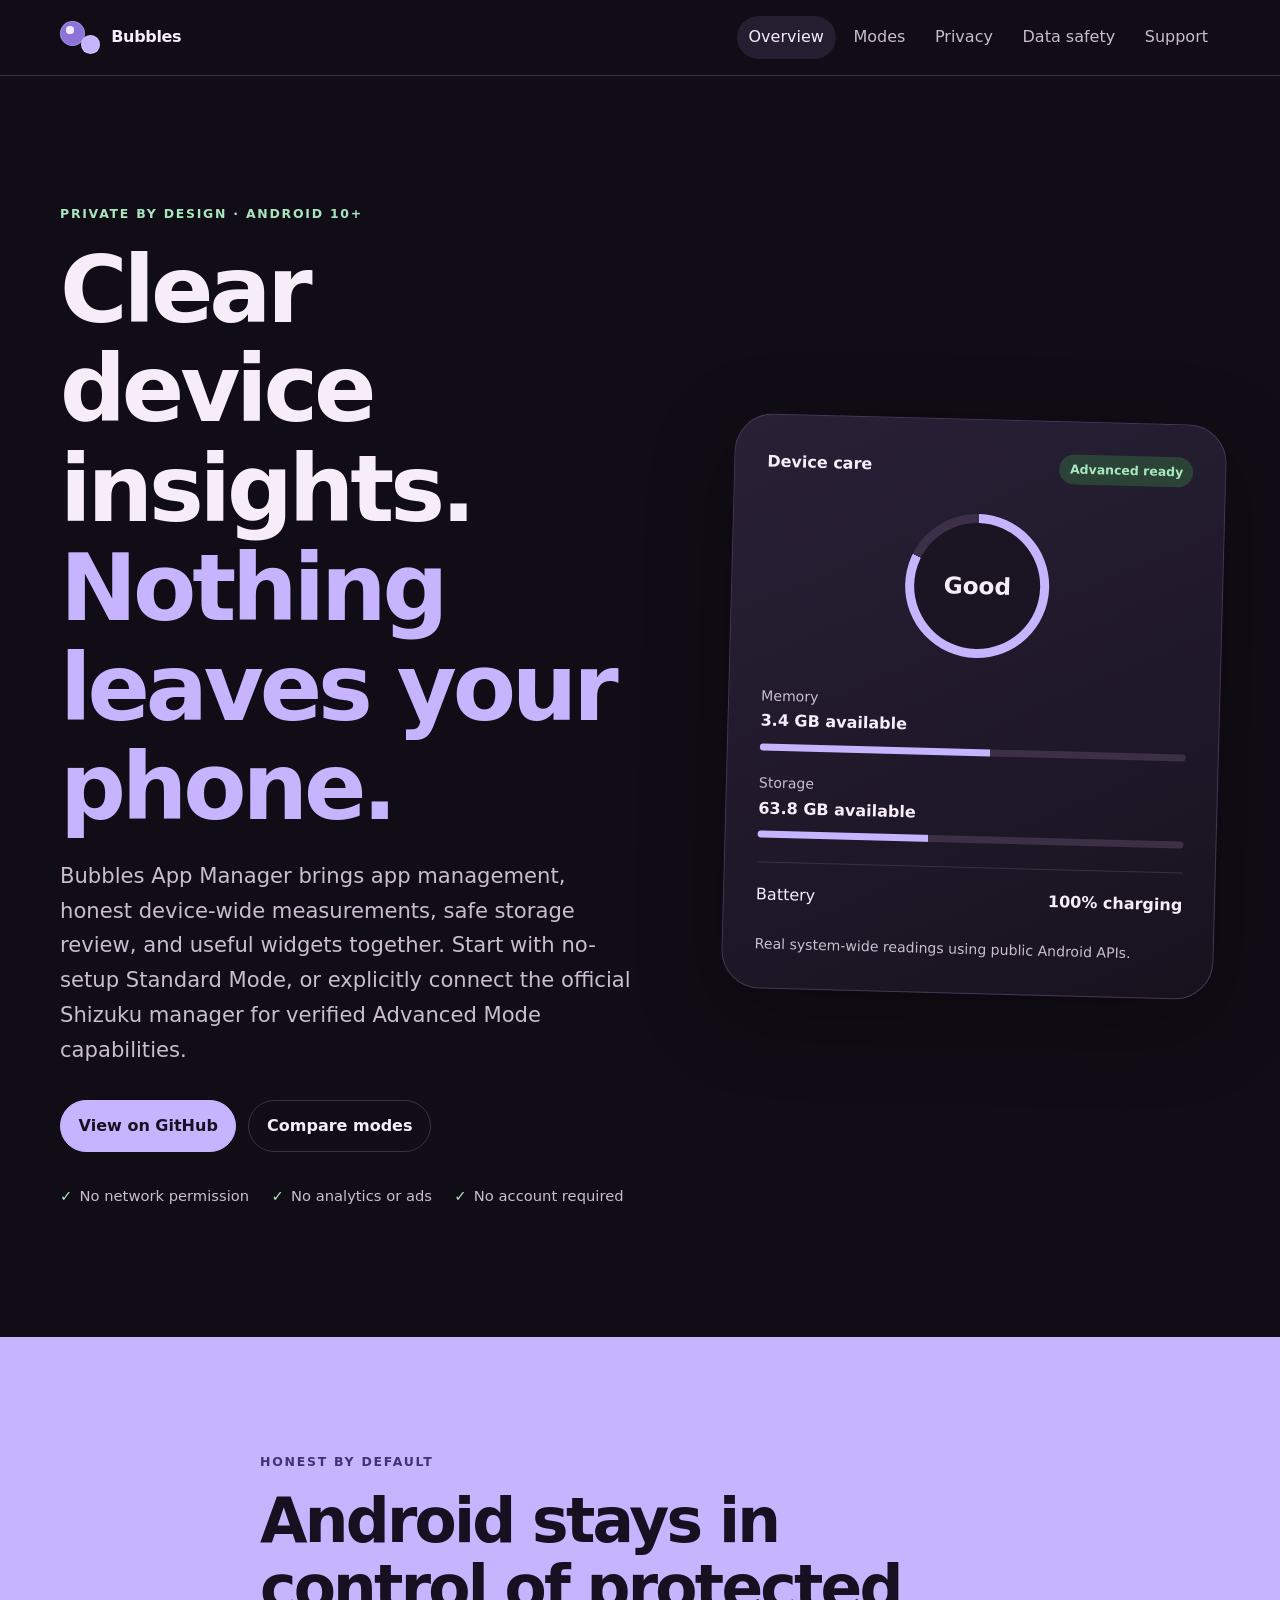
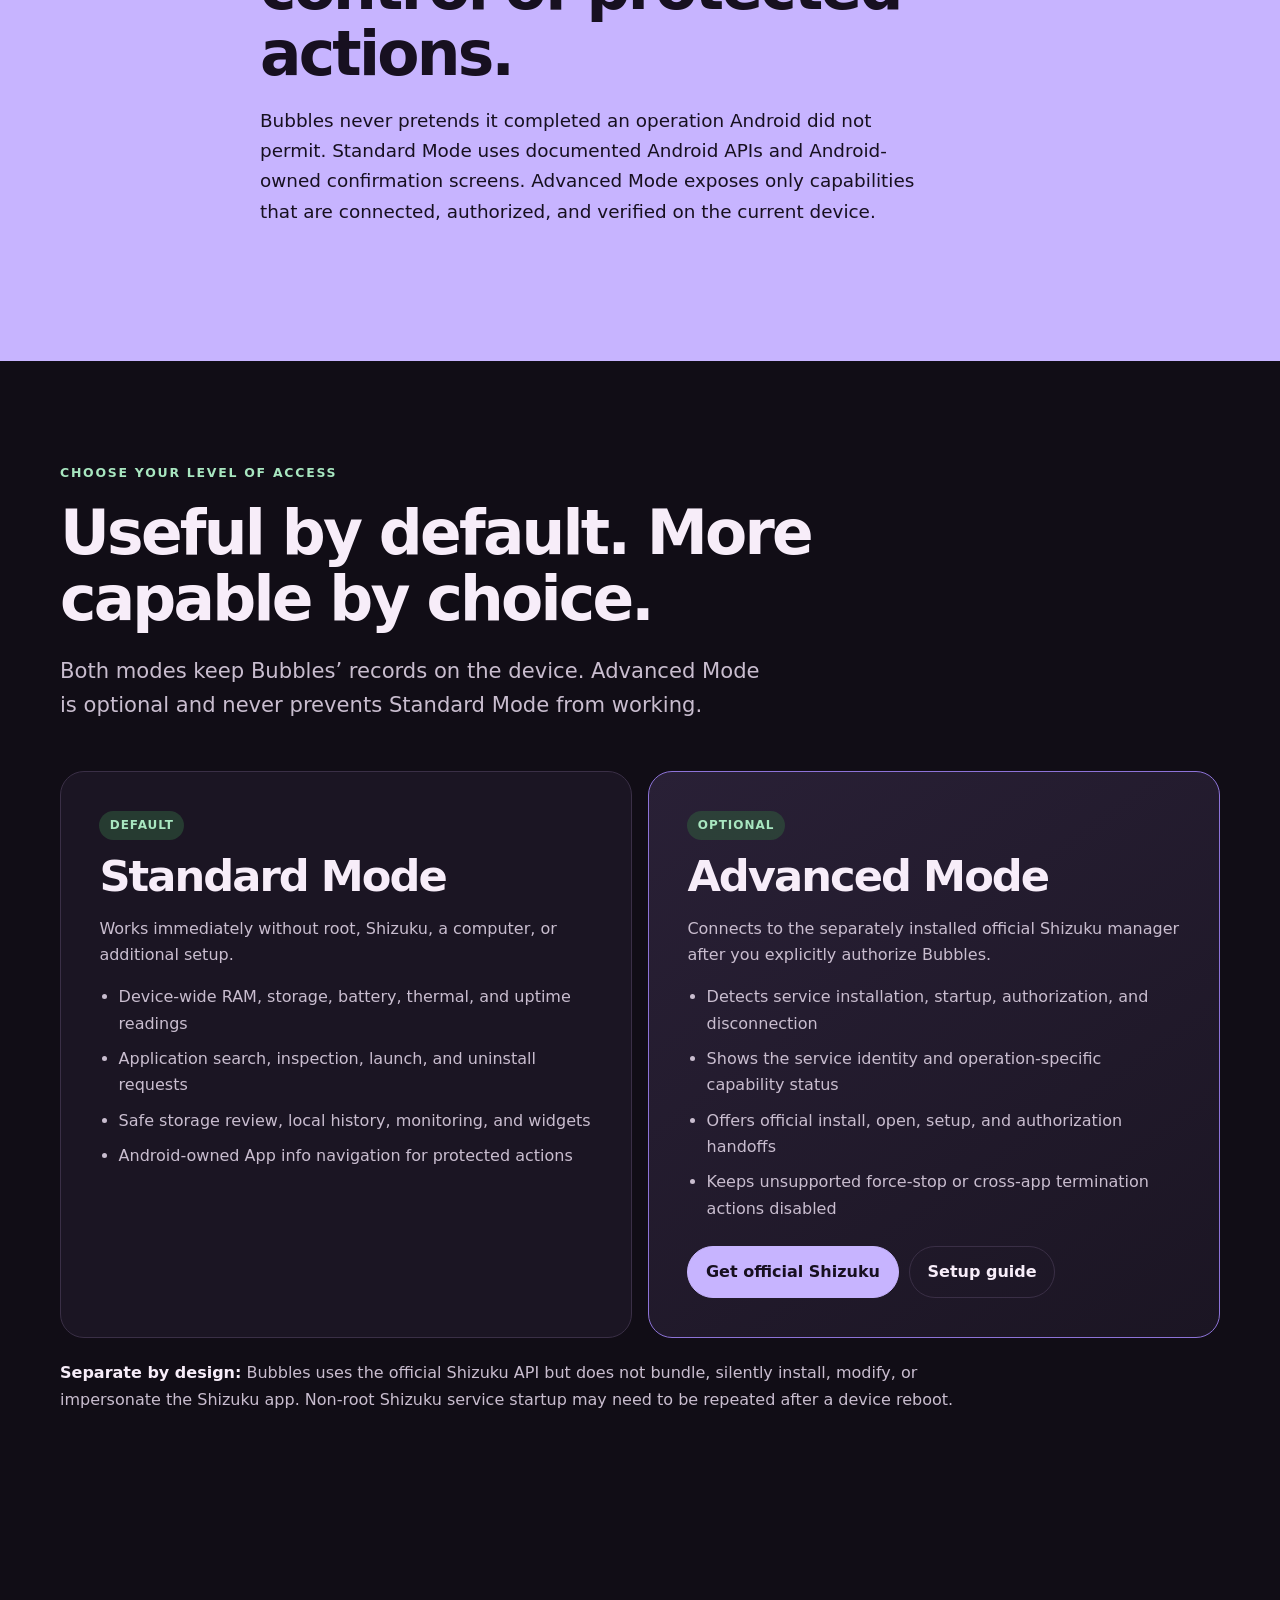
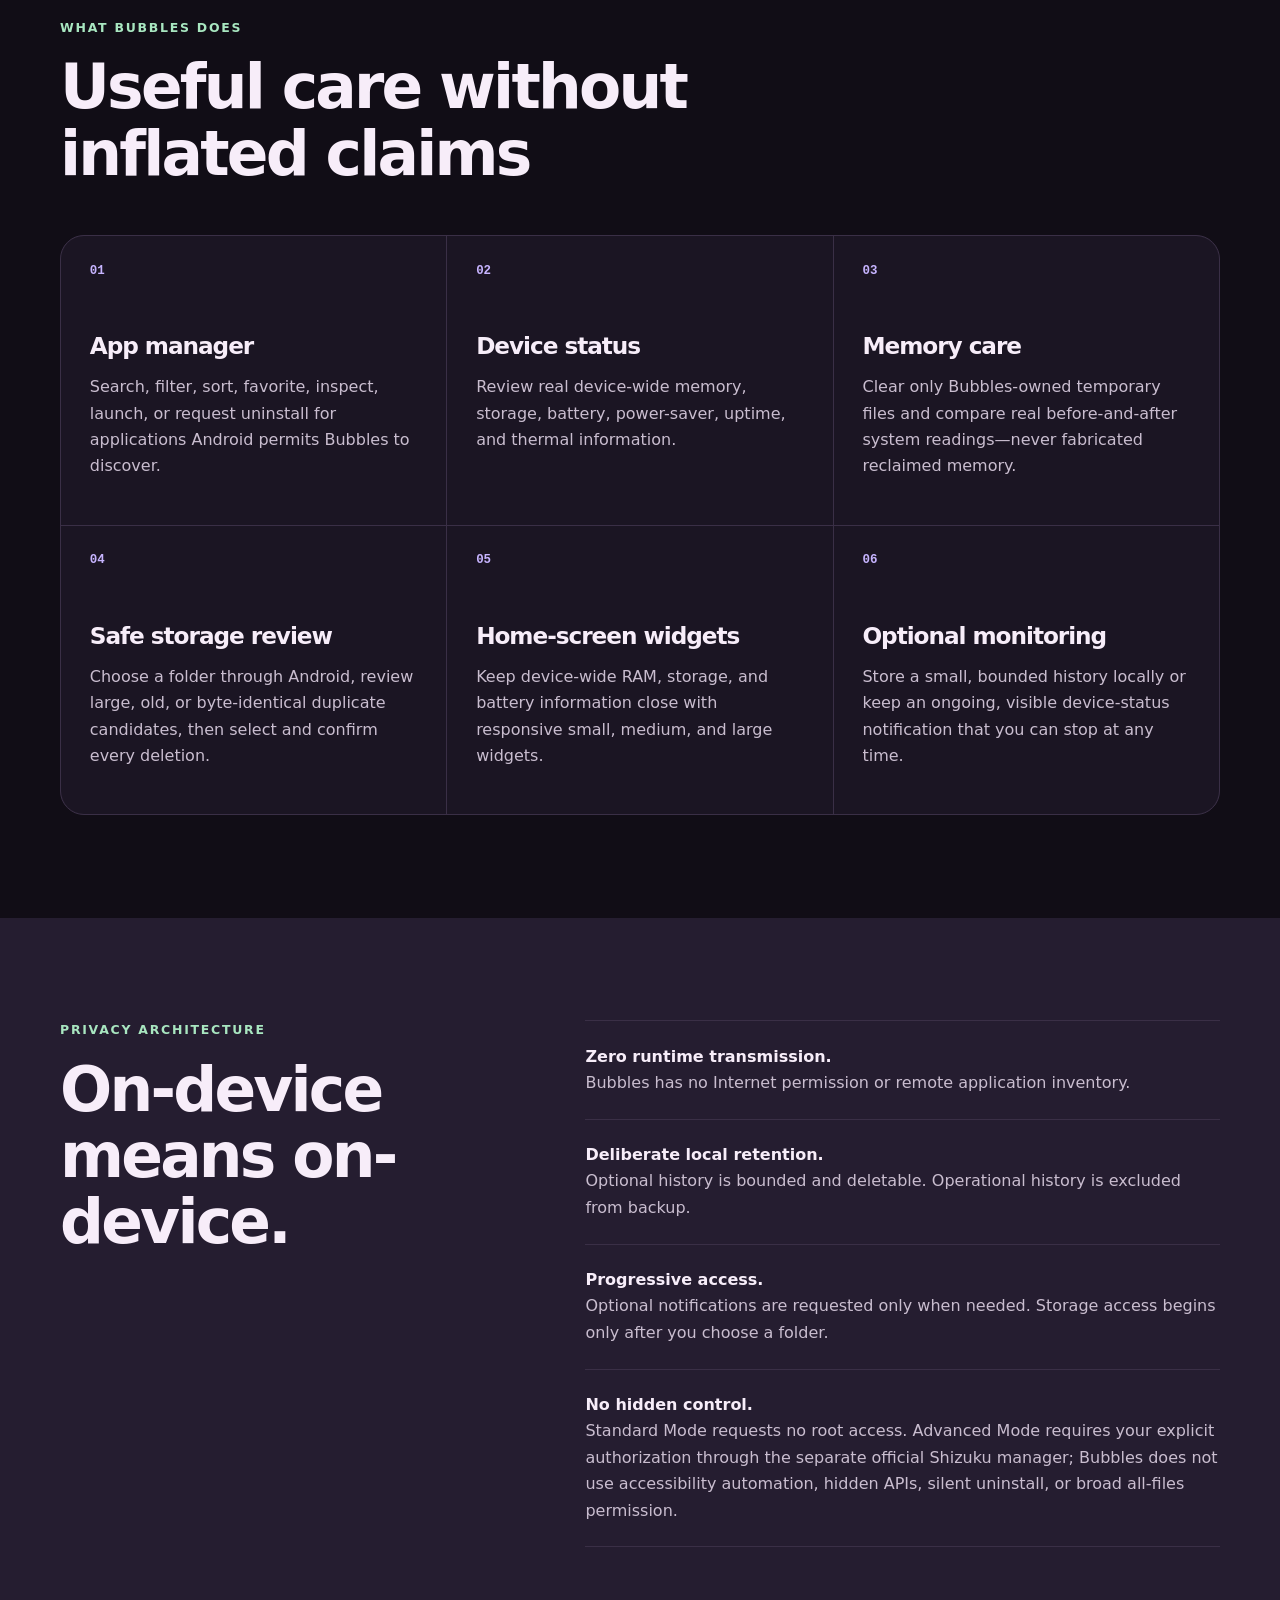
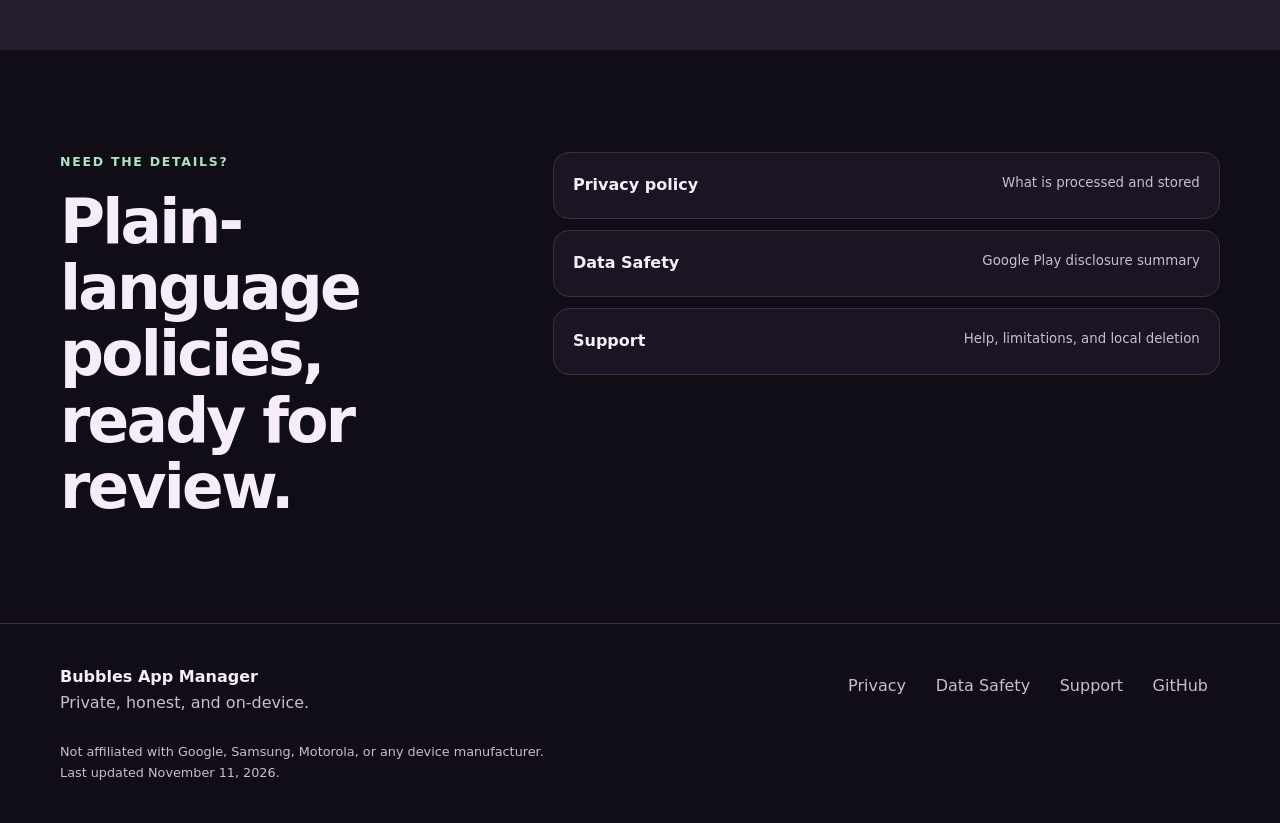
<file: index.html>
<!doctype html>
<html lang="en">
<head>
  <meta charset="utf-8">
  <meta name="viewport" content="width=device-width, initial-scale=1">
  <meta name="description" content="Bubbles App Manager is a private Android device-care dashboard with a no-setup Standard Mode and an optional Shizuku-powered Advanced Mode.">
  <meta name="theme-color" content="#15111d">
  <meta http-equiv="Content-Security-Policy" content="default-src 'self'; style-src 'self'; img-src 'self' data:; base-uri 'none'; form-action 'none'; frame-ancestors 'none'; upgrade-insecure-requests">
  <link rel="canonical" href="https://kernferm.github.io/BubblesAppManager/">
  <link rel="stylesheet" href="styles.css">
  <title>Bubbles App Manager</title>
</head>
<body>
  <a class="skip-link" href="#main">Skip to content</a>
  <header class="site-header">
    <a class="brand" href="./" aria-label="Bubbles App Manager home">
      <span class="brand-mark" aria-hidden="true"><i></i><i></i><i></i></span>
      <span>Bubbles</span>
    </a>
    <nav aria-label="Primary navigation">
      <a aria-current="page" href="./">Overview</a>
      <a href="#modes">Modes</a>
      <a href="privacy.html">Privacy</a>
      <a href="data-safety.html">Data safety</a>
      <a href="support.html">Support</a>
    </nav>
  </header>

  <main id="main">
    <section class="hero shell">
      <div class="hero-copy">
        <p class="eyebrow">Private by design &middot; Android 10+</p>
        <h1>Clear device insights.<br><span>Nothing leaves your phone.</span></h1>
        <p class="lede">Bubbles App Manager brings app management, honest device-wide measurements, safe storage review, and useful widgets together. Start with no-setup Standard Mode, or explicitly connect the official Shizuku manager for verified Advanced Mode capabilities.</p>
        <div class="hero-actions">
          <a class="button primary" href="https://github.com/KernFerm/BubblesAppManager">View on GitHub</a>
          <a class="button secondary" href="#modes">Compare modes</a>
        </div>
        <ul class="trust-list" aria-label="Privacy highlights">
          <li>No network permission</li>
          <li>No analytics or ads</li>
          <li>No account required</li>
        </ul>
      </div>
      <div class="device-card" aria-label="Illustration of Bubbles device status">
        <div class="device-top"><span>Device care</span><span class="status-dot">Advanced ready</span></div>
        <div class="score-orbit"><span>Good</span></div>
        <div class="metric"><span>Memory</span><strong>3.4 GB available</strong><i class="value-54"></i></div>
        <div class="metric"><span>Storage</span><strong>63.8 GB available</strong><i class="value-40"></i></div>
        <div class="metric-row"><span>Battery</span><strong>100% charging</strong></div>
        <p>Real system-wide readings using public Android APIs.</p>
      </div>
    </section>

    <section class="statement">
      <div class="shell narrow">
        <p class="eyebrow">Honest by default</p>
        <h2>Android stays in control of protected actions.</h2>
        <p>Bubbles never pretends it completed an operation Android did not permit. Standard Mode uses documented Android APIs and Android-owned confirmation screens. Advanced Mode exposes only capabilities that are connected, authorized, and verified on the current device.</p>
      </div>
    </section>

    <section class="shell section" id="modes" aria-labelledby="modes-title">
      <div class="section-heading">
        <p class="eyebrow">Choose your level of access</p>
        <h2 id="modes-title">Useful by default. More capable by choice.</h2>
        <p class="lede">Both modes keep Bubbles&rsquo; records on the device. Advanced Mode is optional and never prevents Standard Mode from working.</p>
      </div>
      <div class="mode-grid">
        <article class="mode-card">
          <span class="mode-label">Default</span>
          <h3>Standard Mode</h3>
          <p>Works immediately without root, Shizuku, a computer, or additional setup.</p>
          <ul>
            <li>Device-wide RAM, storage, battery, thermal, and uptime readings</li>
            <li>Application search, inspection, launch, and uninstall requests</li>
            <li>Safe storage review, local history, monitoring, and widgets</li>
            <li>Android-owned App info navigation for protected actions</li>
          </ul>
        </article>
        <article class="mode-card advanced">
          <span class="mode-label">Optional</span>
          <h3>Advanced Mode</h3>
          <p>Connects to the separately installed official Shizuku manager after you explicitly authorize Bubbles.</p>
          <ul>
            <li>Detects service installation, startup, authorization, and disconnection</li>
            <li>Shows the service identity and operation-specific capability status</li>
            <li>Offers official install, open, setup, and authorization handoffs</li>
            <li>Keeps unsupported force-stop or cross-app termination actions disabled</li>
          </ul>
          <div class="mode-actions">
            <a class="button primary" href="https://shizuku.rikka.app/download/">Get official Shizuku</a>
            <a class="button secondary" href="https://shizuku.rikka.app/guide/setup/">Setup guide</a>
          </div>
        </article>
      </div>
      <p class="mode-note"><strong>Separate by design:</strong> Bubbles uses the official Shizuku API but does not bundle, silently install, modify, or impersonate the Shizuku app. Non-root Shizuku service startup may need to be repeated after a device reboot.</p>
    </section>

    <section class="shell section" aria-labelledby="features-title">
      <div class="section-heading">
        <p class="eyebrow">What Bubbles does</p>
        <h2 id="features-title">Useful care without inflated claims</h2>
      </div>
      <div class="feature-grid">
        <article><span class="feature-number">01</span><h3>App manager</h3><p>Search, filter, sort, favorite, inspect, launch, or request uninstall for applications Android permits Bubbles to discover.</p></article>
        <article><span class="feature-number">02</span><h3>Device status</h3><p>Review real device-wide memory, storage, battery, power-saver, uptime, and thermal information.</p></article>
        <article><span class="feature-number">03</span><h3>Memory care</h3><p>Clear only Bubbles-owned temporary files and compare real before-and-after system readings&mdash;never fabricated reclaimed memory.</p></article>
        <article><span class="feature-number">04</span><h3>Safe storage review</h3><p>Choose a folder through Android, review large, old, or byte-identical duplicate candidates, then select and confirm every deletion.</p></article>
        <article><span class="feature-number">05</span><h3>Home-screen widgets</h3><p>Keep device-wide RAM, storage, and battery information close with responsive small, medium, and large widgets.</p></article>
        <article><span class="feature-number">06</span><h3>Optional monitoring</h3><p>Store a small, bounded history locally or keep an ongoing, visible device-status notification that you can stop at any time.</p></article>
      </div>
    </section>

    <section class="privacy-panel">
      <div class="shell privacy-grid">
        <div>
          <p class="eyebrow">Privacy architecture</p>
          <h2>On-device means on-device.</h2>
        </div>
        <div class="privacy-points">
          <p><strong>Zero runtime transmission.</strong> Bubbles has no Internet permission or remote application inventory.</p>
          <p><strong>Deliberate local retention.</strong> Optional history is bounded and deletable. Operational history is excluded from backup.</p>
          <p><strong>Progressive access.</strong> Optional notifications are requested only when needed. Storage access begins only after you choose a folder.</p>
          <p><strong>No hidden control.</strong> Standard Mode requests no root access. Advanced Mode requires your explicit authorization through the separate official Shizuku manager; Bubbles does not use accessibility automation, hidden APIs, silent uninstall, or broad all-files permission.</p>
        </div>
      </div>
    </section>

    <section class="shell section final-cta">
      <div>
        <p class="eyebrow">Need the details?</p>
        <h2>Plain-language policies, ready for review.</h2>
      </div>
      <div class="link-cards">
        <a href="privacy.html"><span>Privacy policy</span><small>What is processed and stored</small></a>
        <a href="data-safety.html"><span>Data Safety</span><small>Google Play disclosure summary</small></a>
        <a href="support.html"><span>Support</span><small>Help, limitations, and local deletion</small></a>
      </div>
    </section>
  </main>

  <footer>
    <div class="shell footer-grid">
      <p><strong>Bubbles App Manager</strong><br><span>Private, honest, and on-device.</span></p>
      <nav aria-label="Footer navigation"><a href="privacy.html">Privacy</a><a href="data-safety.html">Data Safety</a><a href="support.html">Support</a><a href="https://github.com/KernFerm/BubblesAppManager">GitHub</a></nav>
      <p class="fine-print">Not affiliated with Google, Samsung, Motorola, or any device manufacturer.<br>Last updated November 11, 2026.</p>
    </div>
  </footer>
</body>
</html>
</file>
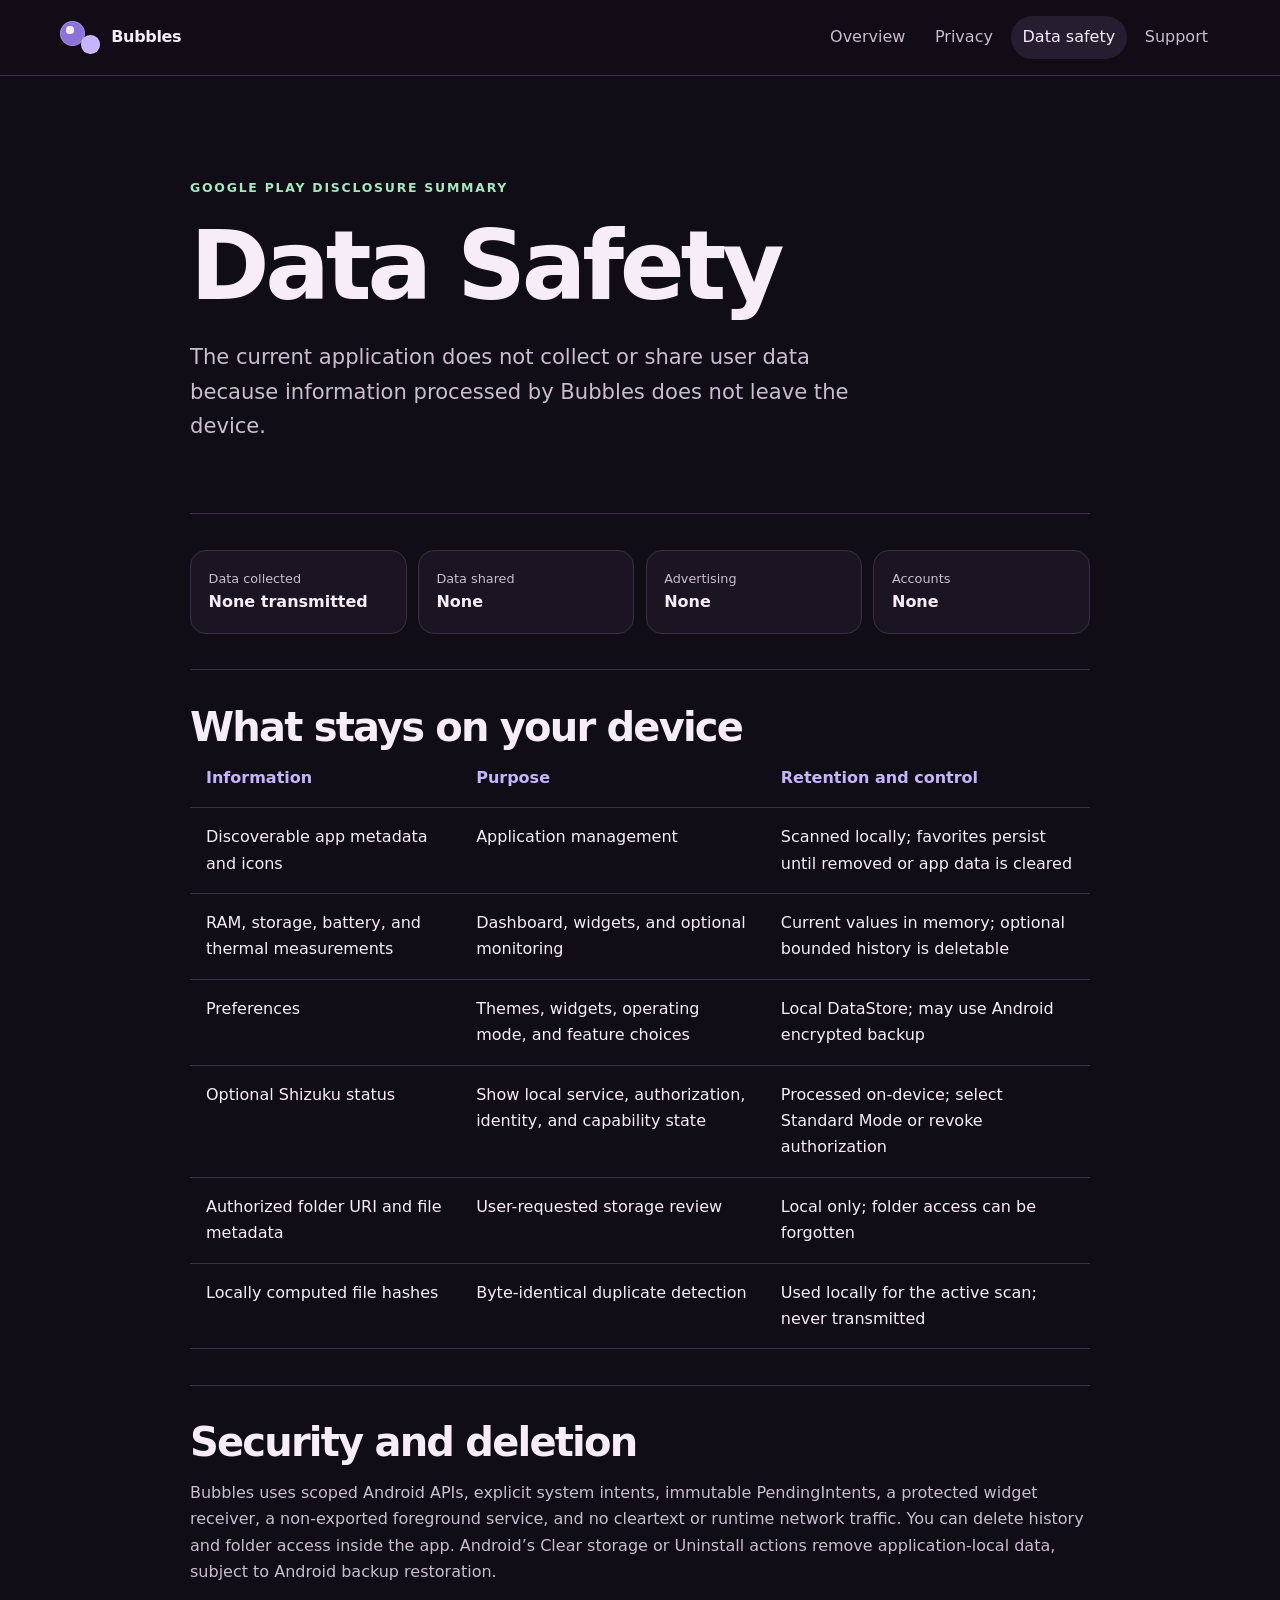
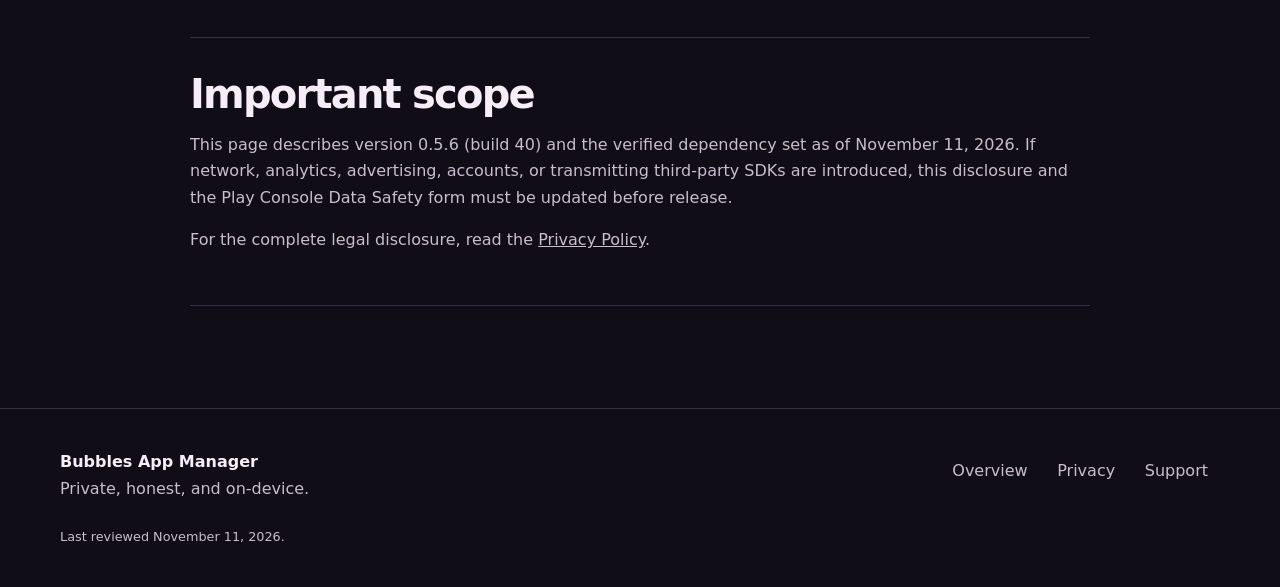
<file: data-safety.html>
<!doctype html>
<html lang="en">
<head>
  <meta charset="utf-8">
  <meta name="viewport" content="width=device-width, initial-scale=1">
  <meta name="description" content="Google Play Data Safety summary for Bubbles App Manager.">
  <meta name="theme-color" content="#15111d">
  <meta http-equiv="Content-Security-Policy" content="default-src 'self'; style-src 'self'; img-src 'self' data:; base-uri 'none'; form-action 'none'; frame-ancestors 'none'; upgrade-insecure-requests">
  <link rel="canonical" href="https://kernferm.github.io/BubblesAppManager/data-safety.html">
  <link rel="stylesheet" href="styles.css">
  <title>Data Safety · Bubbles App Manager</title>
</head>
<body>
  <a class="skip-link" href="#main">Skip to content</a>
  <header class="site-header"><a class="brand" href="./" aria-label="Bubbles App Manager home"><span class="brand-mark" aria-hidden="true"><i></i><i></i><i></i></span><span>Bubbles</span></a><nav aria-label="Primary navigation"><a href="./">Overview</a><a href="privacy.html">Privacy</a><a aria-current="page" href="data-safety.html">Data safety</a><a href="support.html">Support</a></nav></header>
  <main id="main" class="policy shell">
    <header class="policy-hero"><p class="eyebrow">Google Play disclosure summary</p><h1>Data Safety</h1><p class="lede">The current application does not collect or share user data because information processed by Bubbles does not leave the device.</p></header>

    <section class="safety-summary" aria-label="Data Safety summary"><div><span>Data collected</span><strong>None transmitted</strong></div><div><span>Data shared</span><strong>None</strong></div><div><span>Advertising</span><strong>None</strong></div><div><span>Accounts</span><strong>None</strong></div></section>

    <section><h2>What stays on your device</h2><div class="table-wrap"><table><thead><tr><th>Information</th><th>Purpose</th><th>Retention and control</th></tr></thead><tbody><tr><td>Discoverable app metadata and icons</td><td>Application management</td><td>Scanned locally; favorites persist until removed or app data is cleared</td></tr><tr><td>RAM, storage, battery, and thermal measurements</td><td>Dashboard, widgets, and optional monitoring</td><td>Current values in memory; optional bounded history is deletable</td></tr><tr><td>Preferences</td><td>Themes, widgets, operating mode, and feature choices</td><td>Local DataStore; may use Android encrypted backup</td></tr><tr><td>Optional Shizuku status</td><td>Show local service, authorization, identity, and capability state</td><td>Processed on-device; select Standard Mode or revoke authorization</td></tr><tr><td>Authorized folder URI and file metadata</td><td>User-requested storage review</td><td>Local only; folder access can be forgotten</td></tr><tr><td>Locally computed file hashes</td><td>Byte-identical duplicate detection</td><td>Used locally for the active scan; never transmitted</td></tr></tbody></table></div></section>

    <section><h2>Security and deletion</h2><p>Bubbles uses scoped Android APIs, explicit system intents, immutable PendingIntents, a protected widget receiver, a non-exported foreground service, and no cleartext or runtime network traffic. You can delete history and folder access inside the app. Android’s Clear storage or Uninstall actions remove application-local data, subject to Android backup restoration.</p></section>

    <section><h2>Important scope</h2><p>This page describes version 0.5.6 (build 40) and the verified dependency set as of November 11, 2026. If network, analytics, advertising, accounts, or transmitting third-party SDKs are introduced, this disclosure and the Play Console Data Safety form must be updated before release.</p><p>For the complete legal disclosure, read the <a href="privacy.html">Privacy Policy</a>.</p></section>
  </main>
  <footer><div class="shell footer-grid"><p><strong>Bubbles App Manager</strong><br><span>Private, honest, and on-device.</span></p><nav aria-label="Footer navigation"><a href="./">Overview</a><a href="privacy.html">Privacy</a><a href="support.html">Support</a></nav><p class="fine-print">Last reviewed November 11, 2026.</p></div></footer>
</body>
</html>
</file>
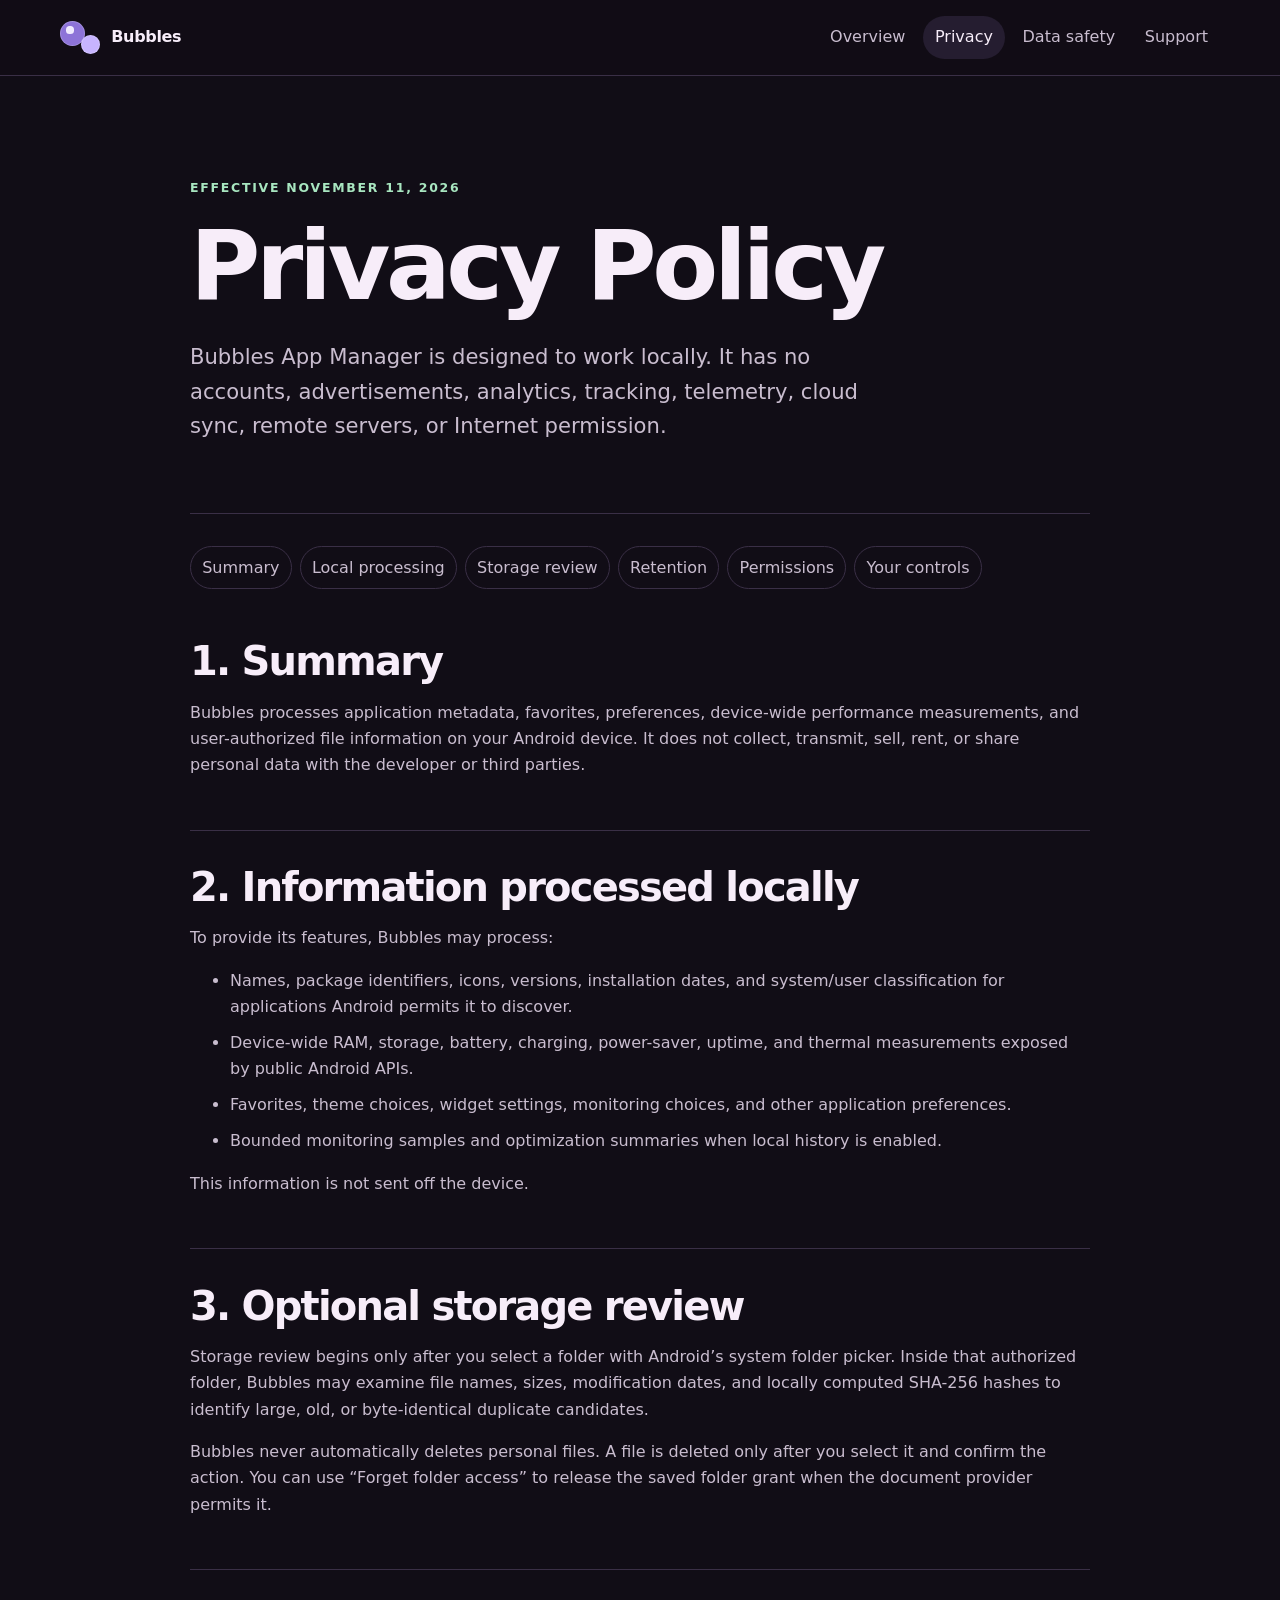
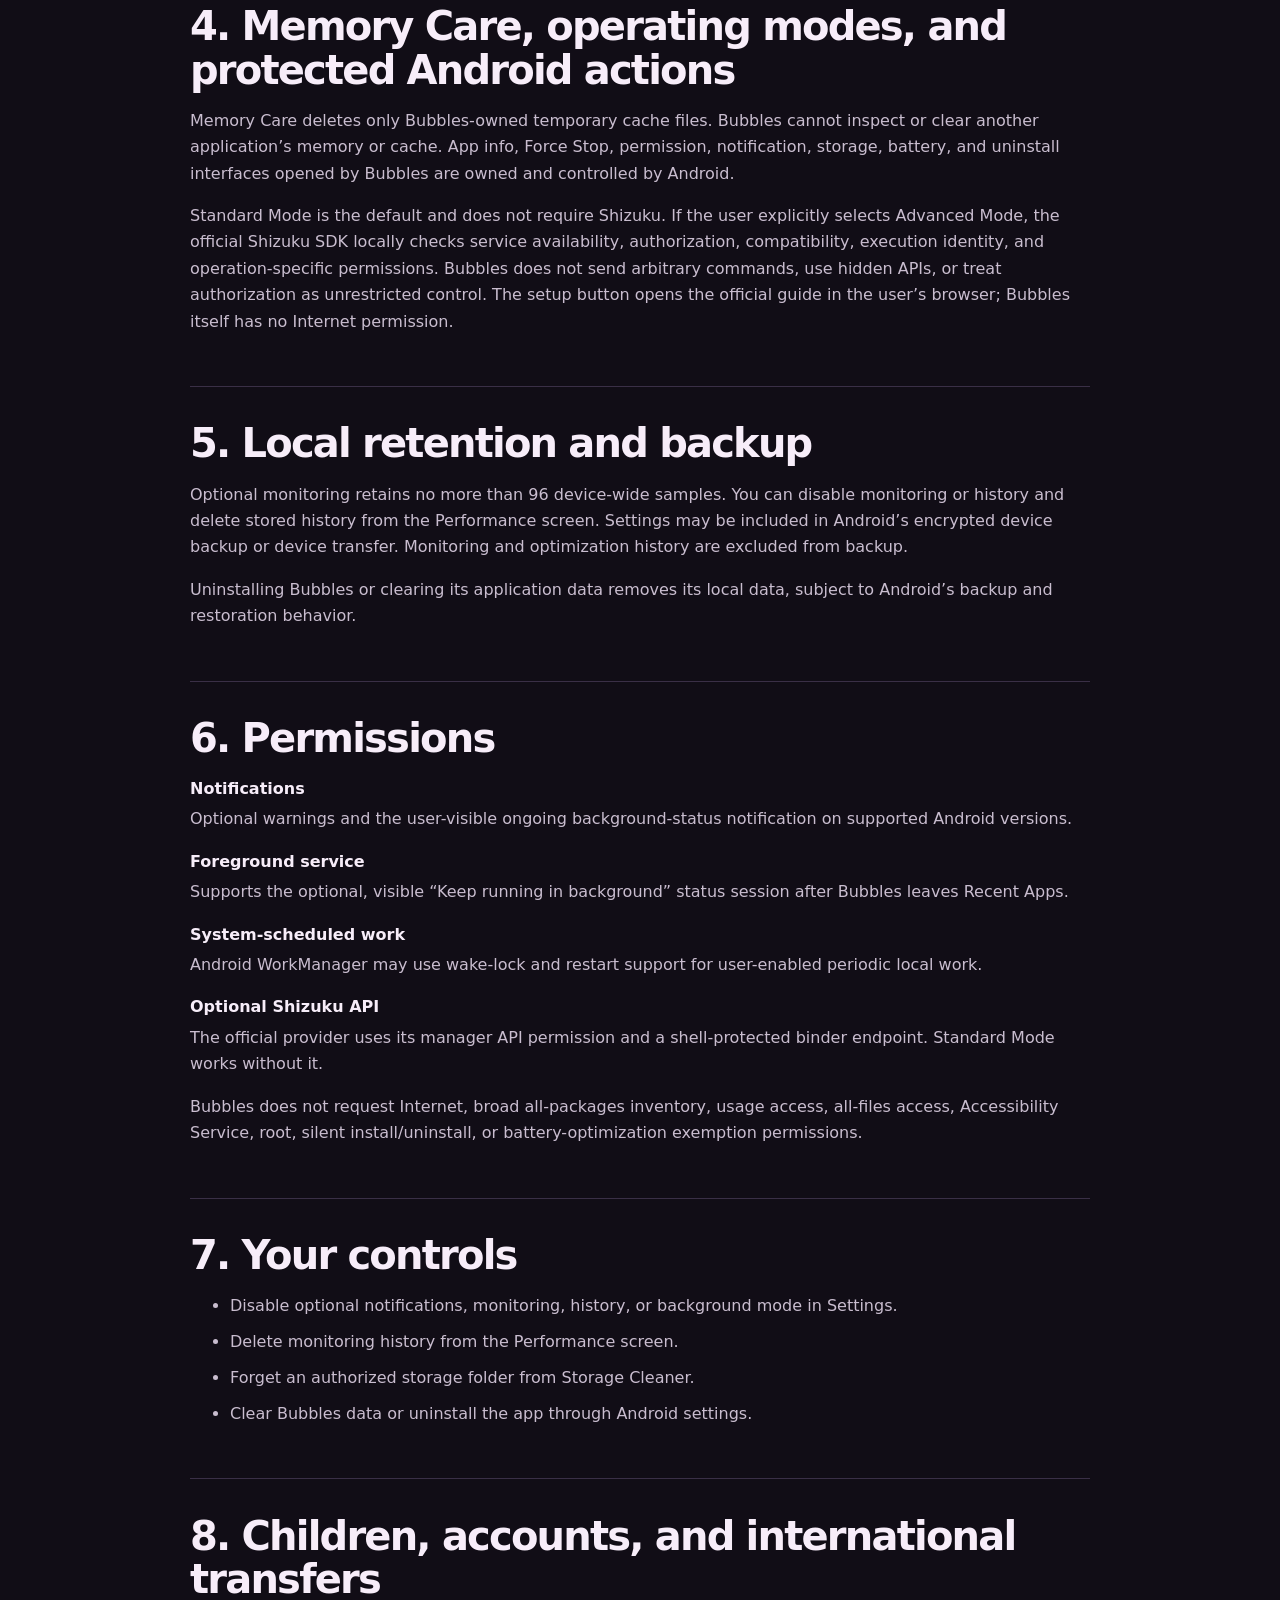
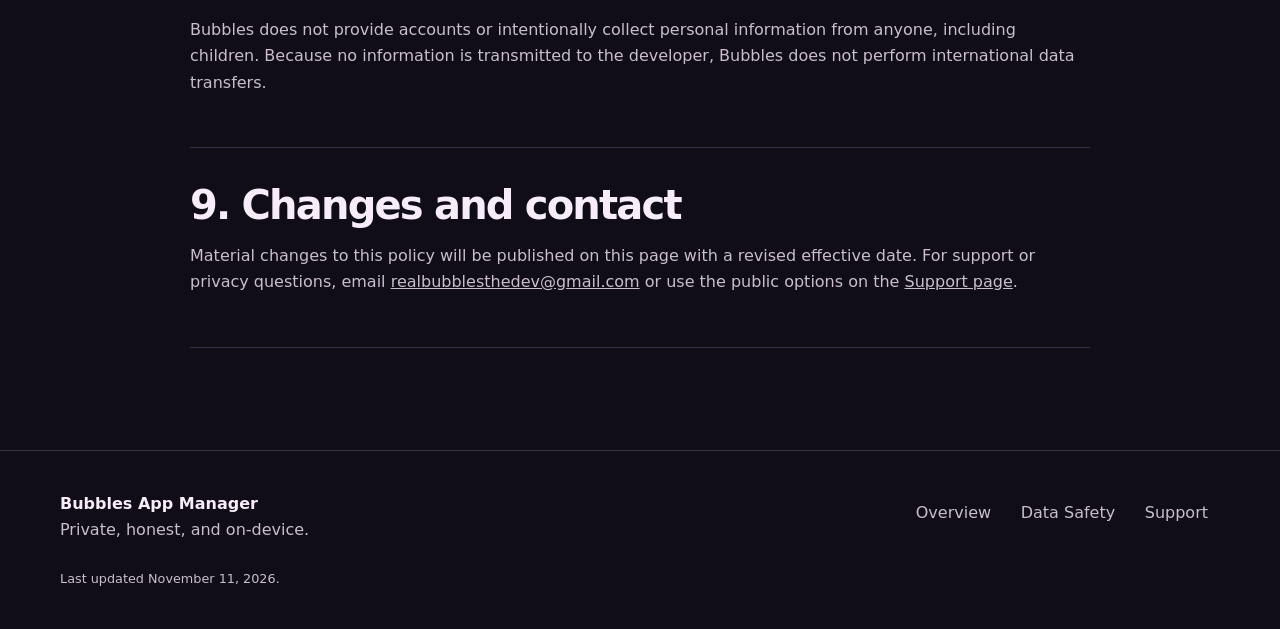
<file: privacy.html>
<!doctype html>
<html lang="en">
<head>
  <meta charset="utf-8">
  <meta name="viewport" content="width=device-width, initial-scale=1">
  <meta name="description" content="Privacy Policy for Bubbles App Manager.">
  <meta name="theme-color" content="#15111d">
  <meta http-equiv="Content-Security-Policy" content="default-src 'self'; style-src 'self'; img-src 'self' data:; base-uri 'none'; form-action 'none'; frame-ancestors 'none'; upgrade-insecure-requests">
  <link rel="canonical" href="https://kernferm.github.io/BubblesAppManager/privacy.html">
  <link rel="stylesheet" href="styles.css">
  <title>Privacy Policy · Bubbles App Manager</title>
</head>
<body>
  <a class="skip-link" href="#main">Skip to content</a>
  <header class="site-header"><a class="brand" href="./" aria-label="Bubbles App Manager home"><span class="brand-mark" aria-hidden="true"><i></i><i></i><i></i></span><span>Bubbles</span></a><nav aria-label="Primary navigation"><a href="./">Overview</a><a aria-current="page" href="privacy.html">Privacy</a><a href="data-safety.html">Data safety</a><a href="support.html">Support</a></nav></header>
  <main id="main" class="policy shell">
    <header class="policy-hero"><p class="eyebrow">Effective November 11, 2026</p><h1>Privacy Policy</h1><p class="lede">Bubbles App Manager is designed to work locally. It has no accounts, advertisements, analytics, tracking, telemetry, cloud sync, remote servers, or Internet permission.</p></header>

    <nav class="policy-toc" aria-label="Privacy policy contents"><a href="#summary">Summary</a><a href="#processed">Local processing</a><a href="#storage">Storage review</a><a href="#retention">Retention</a><a href="#permissions">Permissions</a><a href="#controls">Your controls</a></nav>

    <section id="summary"><h2>1. Summary</h2><p>Bubbles processes application metadata, favorites, preferences, device-wide performance measurements, and user-authorized file information on your Android device. It does not collect, transmit, sell, rent, or share personal data with the developer or third parties.</p></section>

    <section id="processed"><h2>2. Information processed locally</h2><p>To provide its features, Bubbles may process:</p><ul><li>Names, package identifiers, icons, versions, installation dates, and system/user classification for applications Android permits it to discover.</li><li>Device-wide RAM, storage, battery, charging, power-saver, uptime, and thermal measurements exposed by public Android APIs.</li><li>Favorites, theme choices, widget settings, monitoring choices, and other application preferences.</li><li>Bounded monitoring samples and optimization summaries when local history is enabled.</li></ul><p>This information is not sent off the device.</p></section>

    <section id="storage"><h2>3. Optional storage review</h2><p>Storage review begins only after you select a folder with Android’s system folder picker. Inside that authorized folder, Bubbles may examine file names, sizes, modification dates, and locally computed SHA-256 hashes to identify large, old, or byte-identical duplicate candidates.</p><p>Bubbles never automatically deletes personal files. A file is deleted only after you select it and confirm the action. You can use “Forget folder access” to release the saved folder grant when the document provider permits it.</p></section>

    <section><h2>4. Memory Care, operating modes, and protected Android actions</h2><p>Memory Care deletes only Bubbles-owned temporary cache files. Bubbles cannot inspect or clear another application’s memory or cache. App info, Force Stop, permission, notification, storage, battery, and uninstall interfaces opened by Bubbles are owned and controlled by Android.</p><p>Standard Mode is the default and does not require Shizuku. If the user explicitly selects Advanced Mode, the official Shizuku SDK locally checks service availability, authorization, compatibility, execution identity, and operation-specific permissions. Bubbles does not send arbitrary commands, use hidden APIs, or treat authorization as unrestricted control. The setup button opens the official guide in the user’s browser; Bubbles itself has no Internet permission.</p></section>

    <section id="retention"><h2>5. Local retention and backup</h2><p>Optional monitoring retains no more than 96 device-wide samples. You can disable monitoring or history and delete stored history from the Performance screen. Settings may be included in Android’s encrypted device backup or device transfer. Monitoring and optimization history are excluded from backup.</p><p>Uninstalling Bubbles or clearing its application data removes its local data, subject to Android’s backup and restoration behavior.</p></section>

    <section id="permissions"><h2>6. Permissions</h2><dl><dt>Notifications</dt><dd>Optional warnings and the user-visible ongoing background-status notification on supported Android versions.</dd><dt>Foreground service</dt><dd>Supports the optional, visible “Keep running in background” status session after Bubbles leaves Recent Apps.</dd><dt>System-scheduled work</dt><dd>Android WorkManager may use wake-lock and restart support for user-enabled periodic local work.</dd><dt>Optional Shizuku API</dt><dd>The official provider uses its manager API permission and a shell-protected binder endpoint. Standard Mode works without it.</dd></dl><p>Bubbles does not request Internet, broad all-packages inventory, usage access, all-files access, Accessibility Service, root, silent install/uninstall, or battery-optimization exemption permissions.</p></section>

    <section id="controls"><h2>7. Your controls</h2><ul><li>Disable optional notifications, monitoring, history, or background mode in Settings.</li><li>Delete monitoring history from the Performance screen.</li><li>Forget an authorized storage folder from Storage Cleaner.</li><li>Clear Bubbles data or uninstall the app through Android settings.</li></ul></section>

    <section><h2>8. Children, accounts, and international transfers</h2><p>Bubbles does not provide accounts or intentionally collect personal information from anyone, including children. Because no information is transmitted to the developer, Bubbles does not perform international data transfers.</p></section>

    <section><h2>9. Changes and contact</h2><p>Material changes to this policy will be published on this page with a revised effective date. For support or privacy questions, email <a href="mailto:realbubblesthedev@gmail.com">realbubblesthedev@gmail.com</a> or use the public options on the <a href="support.html">Support page</a>.</p></section>
  </main>
  <footer><div class="shell footer-grid"><p><strong>Bubbles App Manager</strong><br><span>Private, honest, and on-device.</span></p><nav aria-label="Footer navigation"><a href="./">Overview</a><a href="data-safety.html">Data Safety</a><a href="support.html">Support</a></nav><p class="fine-print">Last updated November 11, 2026.</p></div></footer>
</body>
</html>
</file>
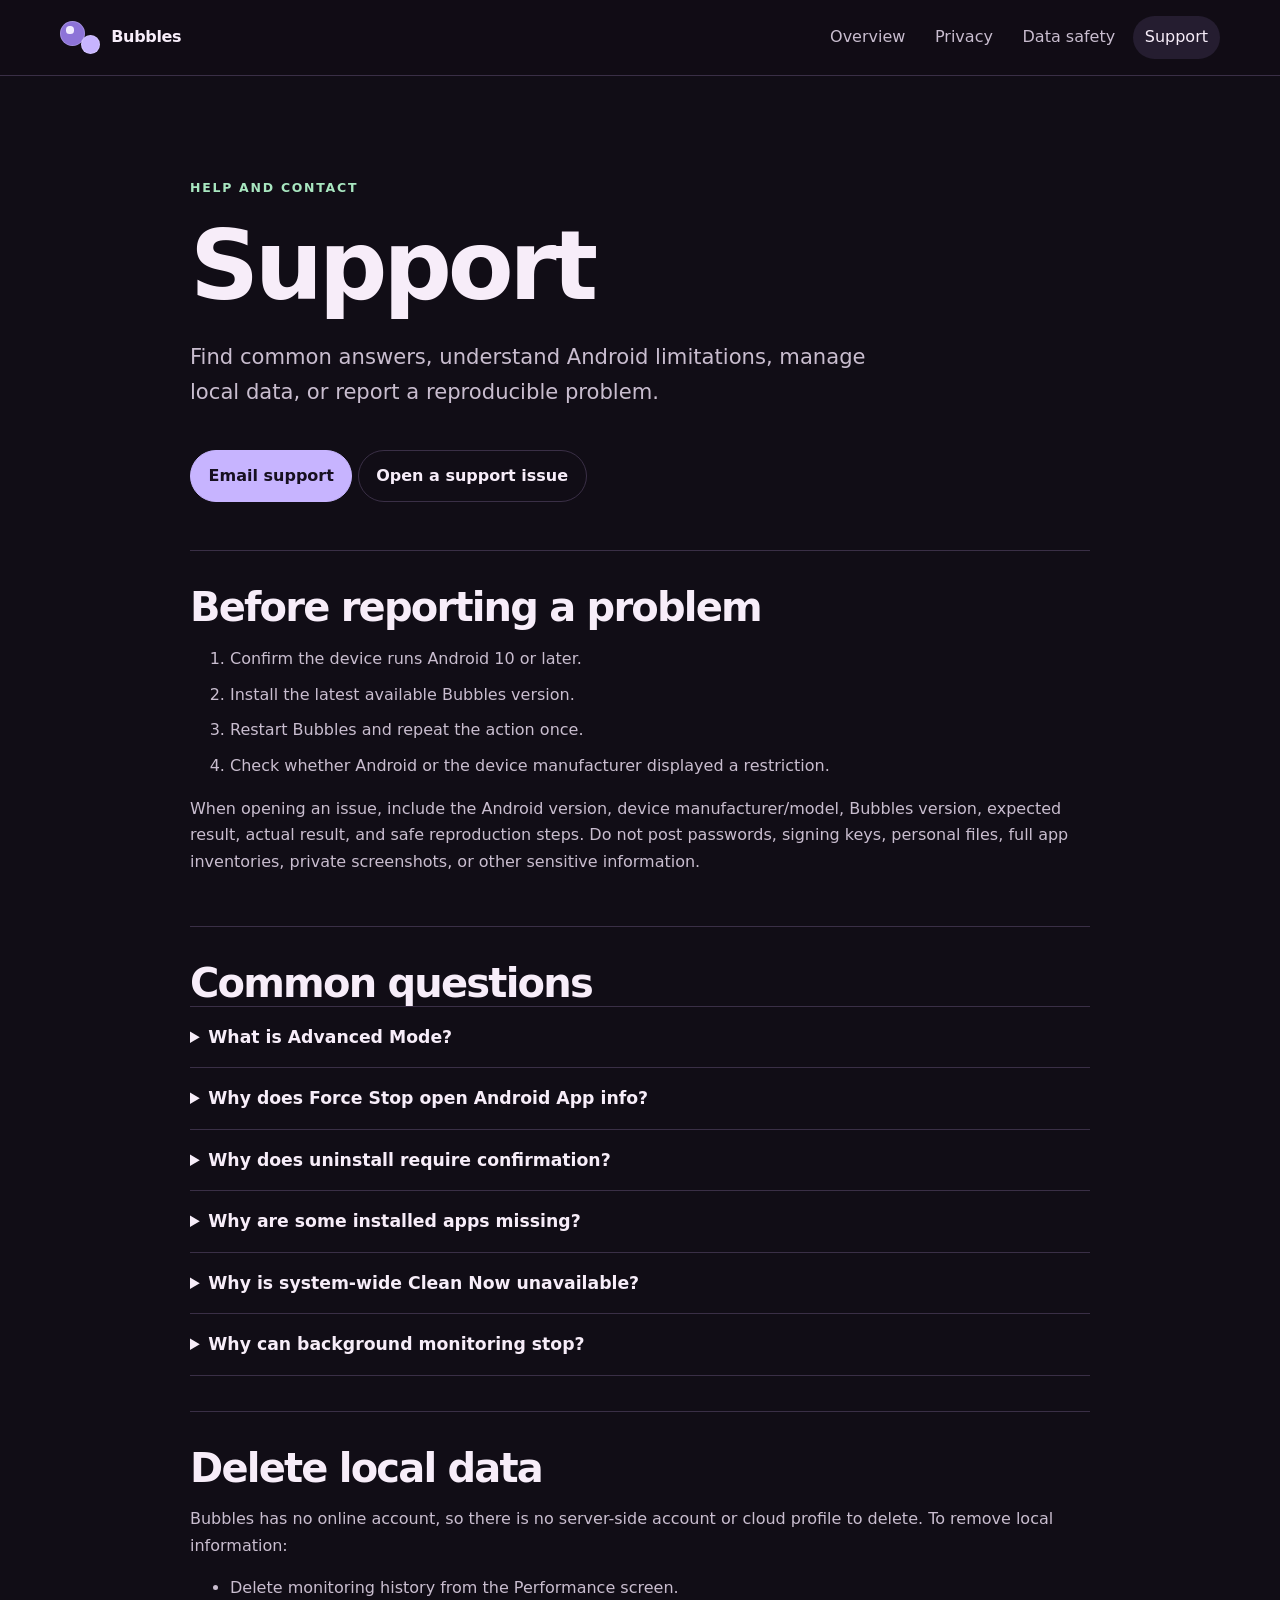
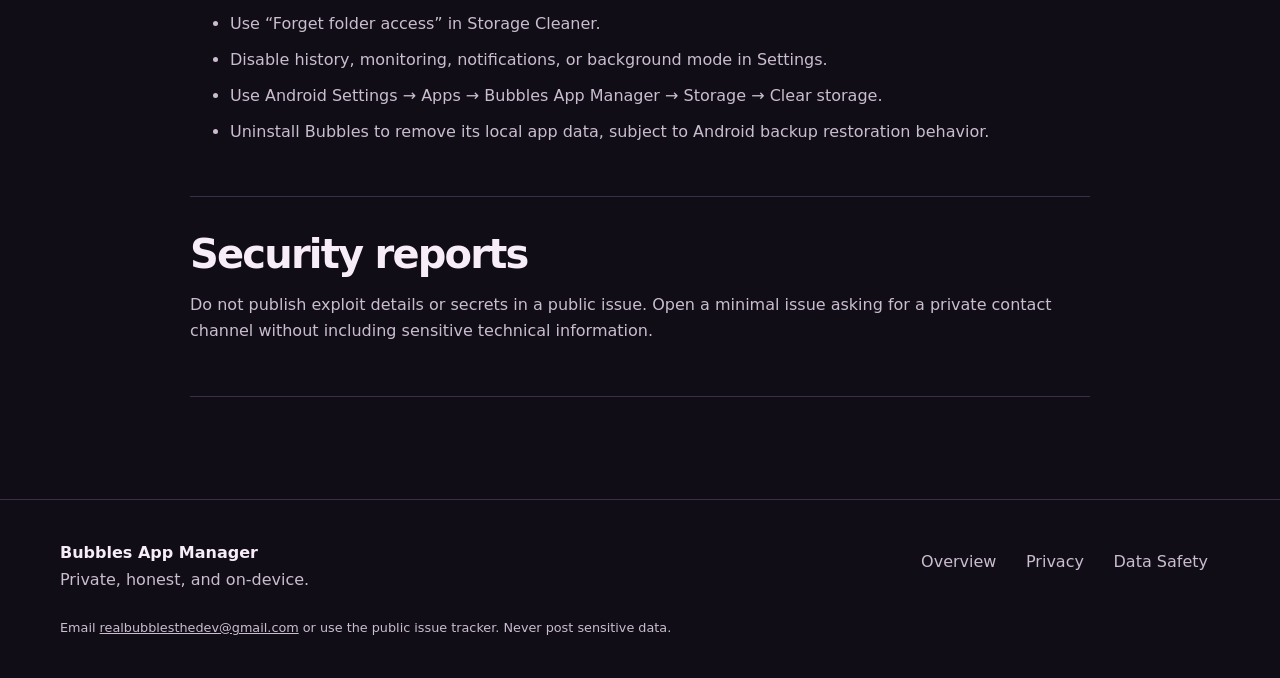
<file: support.html>
<!doctype html>
<html lang="en">
<head>
  <meta charset="utf-8">
  <meta name="viewport" content="width=device-width, initial-scale=1">
  <meta name="description" content="Support, help, and data deletion guidance for Bubbles App Manager.">
  <meta name="theme-color" content="#15111d">
  <meta http-equiv="Content-Security-Policy" content="default-src 'self'; style-src 'self'; img-src 'self' data:; base-uri 'none'; form-action 'none'; frame-ancestors 'none'; upgrade-insecure-requests">
  <link rel="canonical" href="https://kernferm.github.io/BubblesAppManager/support.html">
  <link rel="stylesheet" href="styles.css">
  <title>Support · Bubbles App Manager</title>
</head>
<body>
  <a class="skip-link" href="#main">Skip to content</a>
  <header class="site-header"><a class="brand" href="./" aria-label="Bubbles App Manager home"><span class="brand-mark" aria-hidden="true"><i></i><i></i><i></i></span><span>Bubbles</span></a><nav aria-label="Primary navigation"><a href="./">Overview</a><a href="privacy.html">Privacy</a><a href="data-safety.html">Data safety</a><a aria-current="page" href="support.html">Support</a></nav></header>
  <main id="main" class="policy shell">
    <header class="policy-hero"><p class="eyebrow">Help and contact</p><h1>Support</h1><p class="lede">Find common answers, understand Android limitations, manage local data, or report a reproducible problem.</p><a class="button primary" href="mailto:realbubblesthedev@gmail.com">Email support</a> <a class="button" href="https://github.com/KernFerm/BubblesAppManager/issues">Open a support issue</a></header>

    <section><h2>Before reporting a problem</h2><ol><li>Confirm the device runs Android 10 or later.</li><li>Install the latest available Bubbles version.</li><li>Restart Bubbles and repeat the action once.</li><li>Check whether Android or the device manufacturer displayed a restriction.</li></ol><p>When opening an issue, include the Android version, device manufacturer/model, Bubbles version, expected result, actual result, and safe reproduction steps. Do not post passwords, signing keys, personal files, full app inventories, private screenshots, or other sensitive information.</p></section>

    <section><h2>Common questions</h2><div class="faq"><details><summary>What is Advanced Mode?</summary><p>Standard Mode works without extra setup. Advanced Mode optionally checks a separately installed and authorized Shizuku service. A connection does not provide unrestricted permissions; Bubbles enables an operation only when it has a safe, supported, and verifiable implementation.</p></details><details><summary>Why does Force Stop open Android App info?</summary><p>Android does not let an ordinary third-party app silently force-stop another app. Bubbles opens the exact selected application’s Android-owned App info screen so you can use the controls your device provides.</p></details><details><summary>Why does uninstall require confirmation?</summary><p>Every uninstall request is handled by Android’s confirmation interface. Bubbles never silently removes an application.</p></details><details><summary>Why are some installed apps missing?</summary><p>Android package visibility rules limit which apps Bubbles may discover. Bubbles intentionally avoids broad all-packages access and does not claim to show a complete inventory.</p></details><details><summary>Why is system-wide Clean Now unavailable?</summary><p>Android 14 and newer restrict process cleanup to the calling app. Older supported versions do not expose enough information to identify every protected active process or confirm a safe result. Shizuku authorization alone does not create a public, Play-safe implementation, so Bubbles makes no cross-app attempt. The separate local action releases only Bubbles-owned temporary resources and reports real before-and-after device readings.</p></details><details><summary>Why can background monitoring stop?</summary><p>The optional foreground service is visible and stoppable, but Android, the user, or an OEM battery manager can still terminate it. Reopening Bubbles restarts it when the setting remains enabled.</p></details></div></section>

    <section id="delete-data"><h2>Delete local data</h2><p>Bubbles has no online account, so there is no server-side account or cloud profile to delete. To remove local information:</p><ul><li>Delete monitoring history from the Performance screen.</li><li>Use “Forget folder access” in Storage Cleaner.</li><li>Disable history, monitoring, notifications, or background mode in Settings.</li><li>Use Android Settings → Apps → Bubbles App Manager → Storage → Clear storage.</li><li>Uninstall Bubbles to remove its local app data, subject to Android backup restoration behavior.</li></ul></section>

    <section><h2>Security reports</h2><p>Do not publish exploit details or secrets in a public issue. Open a minimal issue asking for a private contact channel without including sensitive technical information.</p></section>
  </main>
  <footer><div class="shell footer-grid"><p><strong>Bubbles App Manager</strong><br><span>Private, honest, and on-device.</span></p><nav aria-label="Footer navigation"><a href="./">Overview</a><a href="privacy.html">Privacy</a><a href="data-safety.html">Data Safety</a></nav><p class="fine-print">Email <a href="mailto:realbubblesthedev@gmail.com">realbubblesthedev@gmail.com</a> or use the public issue tracker. Never post sensitive data.</p></div></footer>
</body>
</html>
</file>
<file: styles.css>
:root {
  color-scheme: dark;
  --bg: #110d16;
  --surface: #1b1523;
  --surface-2: #251d30;
  --ink: #f7edf9;
  --muted: #c9bdcf;
  --line: #3a2f46;
  --violet: #c7b4ff;
  --violet-2: #8d73d8;
  --mint: #a8e6c0;
  --green: #315c3c;
  --radius: 1.5rem;
  --shadow: 0 24px 80px rgba(0, 0, 0, .35);
}

* { box-sizing: border-box; }
html { scroll-behavior: smooth; }
body { margin: 0; background: var(--bg); color: var(--ink); font: 1rem/1.65 system-ui, -apple-system, BlinkMacSystemFont, "Segoe UI", sans-serif; }
a { color: inherit; }
a:focus-visible, summary:focus-visible { outline: 3px solid var(--mint); outline-offset: 4px; border-radius: .25rem; }
.skip-link { position: fixed; left: 1rem; top: -6rem; z-index: 99; padding: .75rem 1rem; background: var(--ink); color: var(--bg); border-radius: .75rem; }
.skip-link:focus { top: 1rem; }
.shell { width: min(1160px, calc(100% - 2rem)); margin-inline: auto; }
.narrow { max-width: 760px; }
.site-header { min-height: 76px; padding: .8rem max(1rem, calc((100vw - 1160px) / 2)); display: flex; align-items: center; justify-content: space-between; gap: 1.5rem; border-bottom: 1px solid var(--line); background: rgba(17, 13, 22, .94); position: sticky; top: 0; z-index: 20; backdrop-filter: blur(18px); }
.brand { display: inline-flex; align-items: center; gap: .7rem; font-weight: 800; text-decoration: none; letter-spacing: -.02em; }
.brand-mark { width: 2.5rem; height: 2.1rem; display: inline-block; position: relative; }
.brand-mark i { position: absolute; display: block; border-radius: 50%; background: var(--violet-2); box-shadow: inset 0 0 0 1px rgba(255,255,255,.2); }
.brand-mark i:nth-child(1) { width: 1.55rem; height: 1.55rem; left: 0; top: 0; }
.brand-mark i:nth-child(2) { width: 1.2rem; height: 1.2rem; right: 0; bottom: 0; background: var(--violet); }
.brand-mark i:nth-child(3) { width: .48rem; height: .48rem; left: .38rem; top: .35rem; background: #efe9ff; }
.brand-mark.large { transform: scale(1.8); transform-origin: left center; margin-bottom: 2rem; }
.site-header nav, footer nav { display: flex; flex-wrap: wrap; gap: .35rem; }
.site-header nav a, footer nav a { color: var(--muted); text-decoration: none; padding: .55rem .75rem; border-radius: 999px; }
.site-header nav a:hover, .site-header nav a[aria-current="page"], footer nav a:hover { color: var(--ink); background: var(--surface-2); }

.hero { min-height: 720px; padding-block: clamp(4rem, 10vw, 8rem); display: grid; grid-template-columns: 1.08fr .92fr; align-items: center; gap: clamp(2rem, 7vw, 7rem); }
.eyebrow { margin: 0 0 1rem; color: var(--mint); font-size: .78rem; font-weight: 800; letter-spacing: .14em; text-transform: uppercase; }
h1, h2, h3 { margin: 0; line-height: 1.08; letter-spacing: -.045em; }
h1 { font-size: clamp(3.2rem, 7.2vw, 6.8rem); }
h1 span { color: var(--violet); }
h2 { font-size: clamp(2.2rem, 4.8vw, 4.4rem); }
h3 { font-size: 1.45rem; }
.lede { max-width: 700px; color: var(--muted); font-size: clamp(1.08rem, 2vw, 1.32rem); }
.hero-actions { display: flex; flex-wrap: wrap; gap: .75rem; margin-block: 2rem; }
.button { display: inline-flex; min-height: 48px; align-items: center; justify-content: center; padding: .75rem 1.1rem; border: 1px solid var(--line); border-radius: 999px; font-weight: 750; text-decoration: none; }
.button.primary { background: var(--violet); border-color: var(--violet); color: #171020; }
.button.primary:hover { background: #d7c9ff; }
.button.secondary:hover { background: var(--surface-2); }
.trust-list { display: flex; flex-wrap: wrap; gap: .7rem 1.4rem; padding: 0; margin: 0; list-style: none; color: var(--muted); font-size: .92rem; }
.trust-list li::before { content: "✓"; color: var(--mint); margin-right: .45rem; font-weight: 900; }

.device-card { background: linear-gradient(155deg, #292036, #18121f); border: 1px solid #463653; border-radius: 2.4rem; padding: clamp(1.2rem, 4vw, 2rem); box-shadow: var(--shadow); transform: rotate(1.5deg); }
.device-top, .metric-row { display: flex; align-items: center; justify-content: space-between; gap: 1rem; }
.device-top { font-weight: 800; }
.status-dot { color: var(--mint); background: rgba(49, 92, 60, .6); padding: .3rem .65rem; border-radius: 999px; font-size: .78rem; }
.score-orbit { width: 9rem; aspect-ratio: 1; margin: 2rem auto; border-radius: 50%; display: grid; place-items: center; background: conic-gradient(var(--violet) 0 82%, #3c3049 82%); position: relative; }
.score-orbit::after { content: ""; position: absolute; inset: .55rem; background: var(--surface); border-radius: inherit; }
.score-orbit span { position: relative; z-index: 1; font-size: 1.45rem; font-weight: 800; }
.metric { margin-top: 1.35rem; }
.metric > span, .metric > strong { display: block; }
.metric > span { color: var(--muted); font-size: .88rem; }
.metric i { display: block; height: .45rem; margin-top: .55rem; border-radius: 999px; background: linear-gradient(90deg, var(--violet) var(--value), #3b3046 var(--value)); }
.metric i.value-54 { --value: 54%; }
.metric i.value-40 { --value: 40%; }
.metric-row { margin-top: 1.5rem; padding-top: 1.2rem; border-top: 1px solid var(--line); }
.device-card > p { color: var(--muted); margin: 1.5rem 0 0; font-size: .88rem; }

.statement { padding-block: clamp(4rem, 9vw, 8rem); background: var(--violet); color: #171020; }
.statement .eyebrow { color: #443171; }
.statement p:last-child { font-size: 1.15rem; max-width: 670px; }
.section { padding-block: clamp(4rem, 8vw, 7rem); }
.section-heading { max-width: 760px; margin-bottom: 3rem; }
.mode-grid { display: grid; grid-template-columns: 1fr 1fr; gap: 1rem; }
.mode-card { padding: clamp(1.5rem, 4vw, 2.4rem); background: var(--surface); border: 1px solid var(--line); border-radius: var(--radius); }
.mode-card.advanced { background: linear-gradient(145deg, #292036, #1b1523); border-color: var(--violet-2); }
.mode-card h3 { margin-top: .8rem; font-size: clamp(1.8rem, 4vw, 2.7rem); }
.mode-card p, .mode-card li, .mode-note { color: var(--muted); }
.mode-card ul { padding-left: 1.2rem; }
.mode-card li + li { margin-top: .55rem; }
.mode-label { display: inline-flex; padding: .3rem .65rem; color: var(--mint); background: rgba(49, 92, 60, .55); border-radius: 999px; font-size: .75rem; font-weight: 800; letter-spacing: .08em; text-transform: uppercase; }
.mode-actions { display: flex; flex-wrap: wrap; gap: .65rem; margin-top: 1.5rem; }
.mode-note { max-width: 900px; margin: 1.4rem 0 0; }
.mode-note strong { color: var(--ink); }
.feature-grid { display: grid; grid-template-columns: repeat(3, 1fr); gap: 1px; background: var(--line); border: 1px solid var(--line); border-radius: var(--radius); overflow: hidden; }
.feature-grid article { min-height: 280px; padding: 1.8rem; background: var(--surface); }
.feature-grid p { color: var(--muted); }
.feature-number { display: block; margin-bottom: 3.5rem; color: var(--violet); font: 800 .78rem/1 monospace; }
.privacy-panel { padding-block: clamp(4rem, 8vw, 7rem); background: var(--surface-2); }
.privacy-grid { display: grid; grid-template-columns: .8fr 1.2fr; gap: clamp(2rem, 8vw, 8rem); }
.privacy-points { border-top: 1px solid var(--line); }
.privacy-points p { padding: 1.4rem 0; margin: 0; border-bottom: 1px solid var(--line); color: var(--muted); }
.privacy-points strong { display: block; color: var(--ink); }
.final-cta { display: grid; grid-template-columns: .8fr 1.2fr; gap: 3rem; align-items: start; }
.link-cards { display: grid; gap: .7rem; }
.link-cards a { display: flex; justify-content: space-between; gap: 1rem; padding: 1.2rem; text-decoration: none; background: var(--surface); border: 1px solid var(--line); border-radius: 1rem; }
.link-cards a:hover { border-color: var(--violet); transform: translateX(.2rem); }
.link-cards span { font-weight: 800; }
.link-cards small { color: var(--muted); text-align: right; }

.policy { max-width: 900px; padding-block: clamp(3rem, 8vw, 7rem); }
.policy-hero { padding-bottom: 3rem; border-bottom: 1px solid var(--line); }
.policy-hero h1 { font-size: clamp(3rem, 8vw, 6rem); }
.policy-hero .button { margin-top: 1.2rem; }
.policy-toc { display: flex; flex-wrap: wrap; gap: .5rem; margin: 2rem 0 1rem; }
.policy-toc a { color: var(--muted); padding: .45rem .7rem; border: 1px solid var(--line); border-radius: 999px; text-decoration: none; }
.policy section { padding-block: 2.2rem; border-bottom: 1px solid var(--line); }
.policy section h2 { font-size: clamp(1.7rem, 4vw, 2.5rem); }
.policy section p, .policy section li, .policy dd { color: var(--muted); }
.policy li + li { margin-top: .6rem; }
.policy dt { font-weight: 800; margin-top: 1rem; }
.policy dd { margin: .25rem 0 0; }
.safety-summary { display: grid; grid-template-columns: repeat(4, 1fr); gap: .7rem; }
.safety-summary div { padding: 1.1rem; background: var(--surface); border: 1px solid var(--line); border-radius: 1rem; }
.safety-summary span, .safety-summary strong { display: block; }
.safety-summary span { color: var(--muted); font-size: .8rem; }
.table-wrap { overflow-x: auto; }
table { width: 100%; border-collapse: collapse; min-width: 660px; }
th, td { padding: 1rem; text-align: left; vertical-align: top; border-bottom: 1px solid var(--line); }
th { color: var(--violet); }
.faq details { border-top: 1px solid var(--line); padding: 1rem 0; }
.faq details:last-child { border-bottom: 1px solid var(--line); }
.faq summary { cursor: pointer; font-weight: 800; font-size: 1.08rem; }
.not-found { min-height: 100vh; display: grid; align-content: center; justify-items: start; }
.not-found h1 { font-size: clamp(3rem, 8vw, 6rem); }

footer { border-top: 1px solid var(--line); padding-block: 2.5rem; }
.footer-grid { display: grid; grid-template-columns: 1fr auto; gap: 1.5rem; align-items: start; }
.footer-grid p { margin: 0; }
.footer-grid span, .fine-print { color: var(--muted); }
.fine-print { grid-column: 1 / -1; font-size: .8rem; }

@media (max-width: 820px) {
  .site-header { align-items: flex-start; }
  .site-header nav { justify-content: flex-end; }
  .hero, .privacy-grid, .final-cta, .mode-grid { grid-template-columns: 1fr; }
  .hero { padding-top: 4rem; }
  .device-card { transform: none; max-width: 560px; }
  .feature-grid { grid-template-columns: 1fr 1fr; }
  .safety-summary { grid-template-columns: 1fr 1fr; }
}

@media (max-width: 560px) {
  .site-header { position: static; display: block; }
  .site-header nav { margin-top: .65rem; justify-content: flex-start; }
  .site-header nav a { padding: .4rem .55rem; }
  .feature-grid { grid-template-columns: 1fr; }
  .feature-grid article { min-height: auto; }
  .feature-number { margin-bottom: 1.8rem; }
  .safety-summary { grid-template-columns: 1fr; }
  .footer-grid { grid-template-columns: 1fr; }
  .fine-print { grid-column: auto; }
  .link-cards a { display: block; }
  .link-cards small { display: block; text-align: left; margin-top: .2rem; }
}

@media (prefers-reduced-motion: no-preference) {
  .button, .link-cards a { transition: transform .18s ease, background-color .18s ease, border-color .18s ease; }
  .button:hover { transform: translateY(-2px); }
}

@media print {
  :root { color-scheme: light; --bg: #fff; --surface: #fff; --surface-2: #f4f1f6; --ink: #171020; --muted: #443d48; --line: #ccc; }
  .site-header { position: static; }
  .hero-actions, .device-card, footer nav { display: none; }
}
</file>
